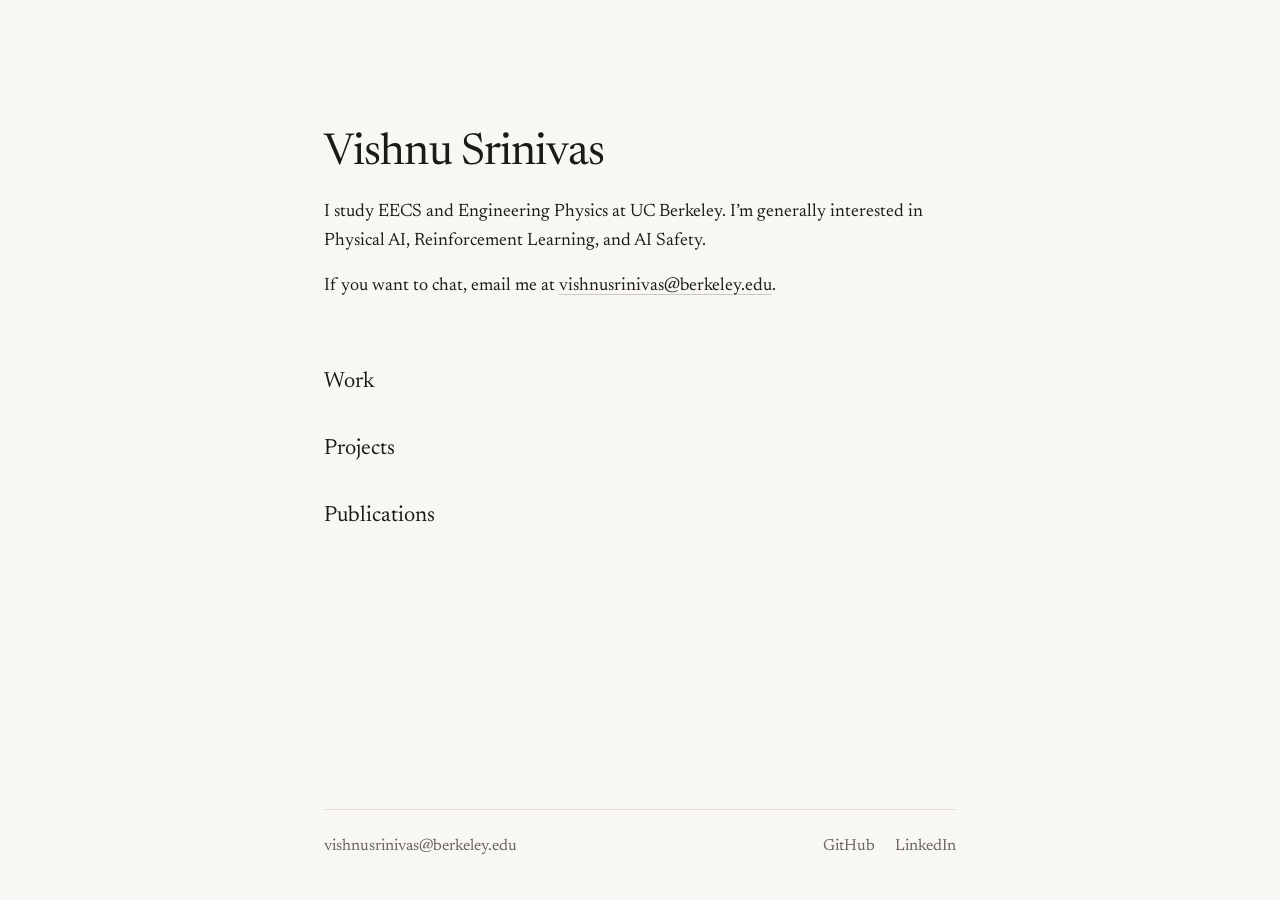
<file: index.html>
<!doctype html>
<html lang="en">
<head>
  <meta charset="utf-8">
  <meta name="viewport" content="width=device-width, initial-scale=1">
  <title>Vishnu Srinivas</title>
  <meta name="description" content="Vishnu Srinivas studies EECS and Engineering Physics at UC Berkeley, with interests in Physical AI, Reinforcement Learning, and AI Safety.">
  <meta name="theme-color" content="#f8f7f3">
  <meta name="color-scheme" content="light">
  <link rel="icon" href="favicon.svg" type="image/svg+xml">
  <link rel="preconnect" href="https://fonts.googleapis.com">
  <link rel="preconnect" href="https://fonts.gstatic.com" crossorigin>
  <link rel="stylesheet" href="https://fonts.googleapis.com/css2?family=Newsreader:ital,opsz,wght@0,6..72,200..800;1,6..72,200..800&display=swap">
  <link rel="stylesheet" href="styles.css?v=3">
</head>
<body>
  <div class="wrap">
    <main class="home">
      <h1 class="name">Vishnu Srinivas</h1>
      <div class="intro">
        <p>I study EECS and Engineering Physics at UC Berkeley. I’m generally interested in Physical AI, Reinforcement Learning, and AI Safety.</p>
        <p>If you want to chat, email me at <a href="mailto:vishnusrinivas@berkeley.edu">vishnusrinivas@berkeley.edu</a>.</p>
      </div>
      <nav class="pages" aria-label="Site">
        <a href="work.html"><span class="page">Work</span></a>
        <a href="projects.html"><span class="page">Projects</span></a>
        <a href="publications.html"><span class="page">Publications</span></a>
      </nav>
    </main>
    <footer class="foot">
      <a href="mailto:vishnusrinivas@berkeley.edu">vishnusrinivas@berkeley.edu</a>
      <span>
        <a href="https://github.com/VishnuVSrinivas">GitHub</a>
        <a href="https://www.linkedin.com/in/vishnu3srinivas/">LinkedIn</a>
      </span>
    </footer>
  </div>
</body>
</html>
</file>
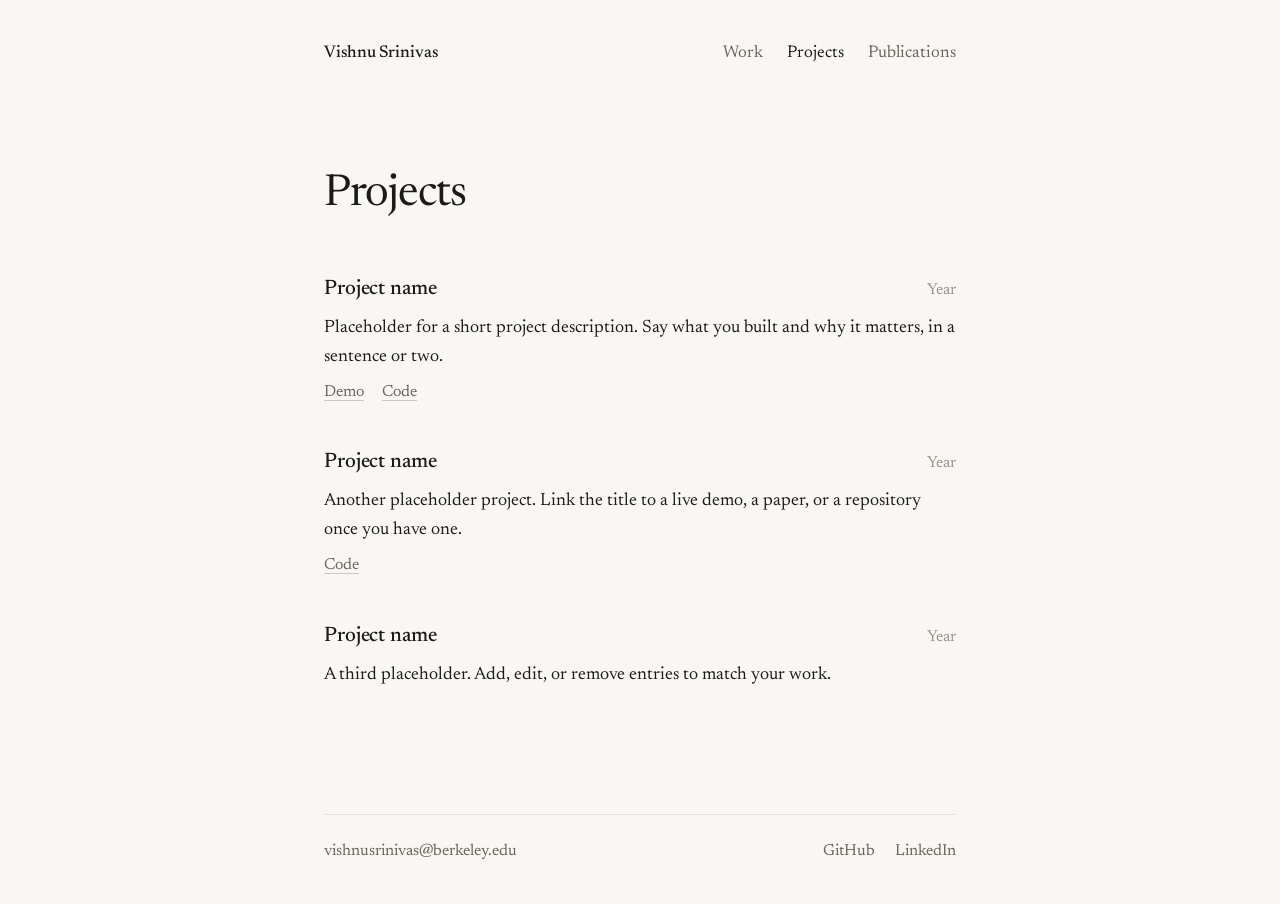
<file: projects.html>
<!doctype html>
<html lang="en">
<head>
  <meta charset="utf-8">
  <meta name="viewport" content="width=device-width, initial-scale=1">
  <title>Projects | Vishnu Srinivas</title>
  <meta name="description" content="Projects. Placeholder starter — replace this description with your own.">
  <meta name="theme-color" content="#f8f7f3">
  <meta name="color-scheme" content="light">
  <link rel="icon" href="favicon.svg" type="image/svg+xml">
  <link rel="preconnect" href="https://fonts.googleapis.com">
  <link rel="preconnect" href="https://fonts.gstatic.com" crossorigin>
  <link rel="stylesheet" href="https://fonts.googleapis.com/css2?family=Newsreader:ital,opsz,wght@0,6..72,200..800;1,6..72,200..800&display=swap">
  <link rel="stylesheet" href="styles.css?v=3">
</head>
<body>
  <div class="wrap">
    <header class="top">
      <a class="me" href="index.html">Vishnu Srinivas</a>
      <nav aria-label="Site">
        <a href="work.html">Work</a>
        <a href="projects.html" aria-current="page">Projects</a>
        <a href="publications.html">Publications</a>
      </nav>
    </header>
    <main>
      <h1 class="title">Projects</h1>
      <article class="entry">
        <div class="entry-head">
          <h2><a href="#">Project name</a></h2>
          <span class="when">Year</span>
        </div>
        <p class="desc">Placeholder for a short project description. Say what you built and why it matters, in a sentence or two.</p>
        <p class="links"><a href="#">Demo</a><a href="#">Code</a></p>
      </article>
      <article class="entry">
        <div class="entry-head">
          <h2><a href="#">Project name</a></h2>
          <span class="when">Year</span>
        </div>
        <p class="desc">Another placeholder project. Link the title to a live demo, a paper, or a repository once you have one.</p>
        <p class="links"><a href="#">Code</a></p>
      </article>
      <article class="entry">
        <div class="entry-head">
          <h2><a href="#">Project name</a></h2>
          <span class="when">Year</span>
        </div>
        <p class="desc">A third placeholder. Add, edit, or remove entries to match your work.</p>
      </article>
    </main>
    <footer class="foot">
      <a href="mailto:vishnusrinivas@berkeley.edu">vishnusrinivas@berkeley.edu</a>
      <span>
        <a href="https://github.com/VishnuVSrinivas">GitHub</a>
        <a href="https://www.linkedin.com/in/vishnu3srinivas/">LinkedIn</a>
      </span>
    </footer>
  </div>
</body>
</html>
</file>
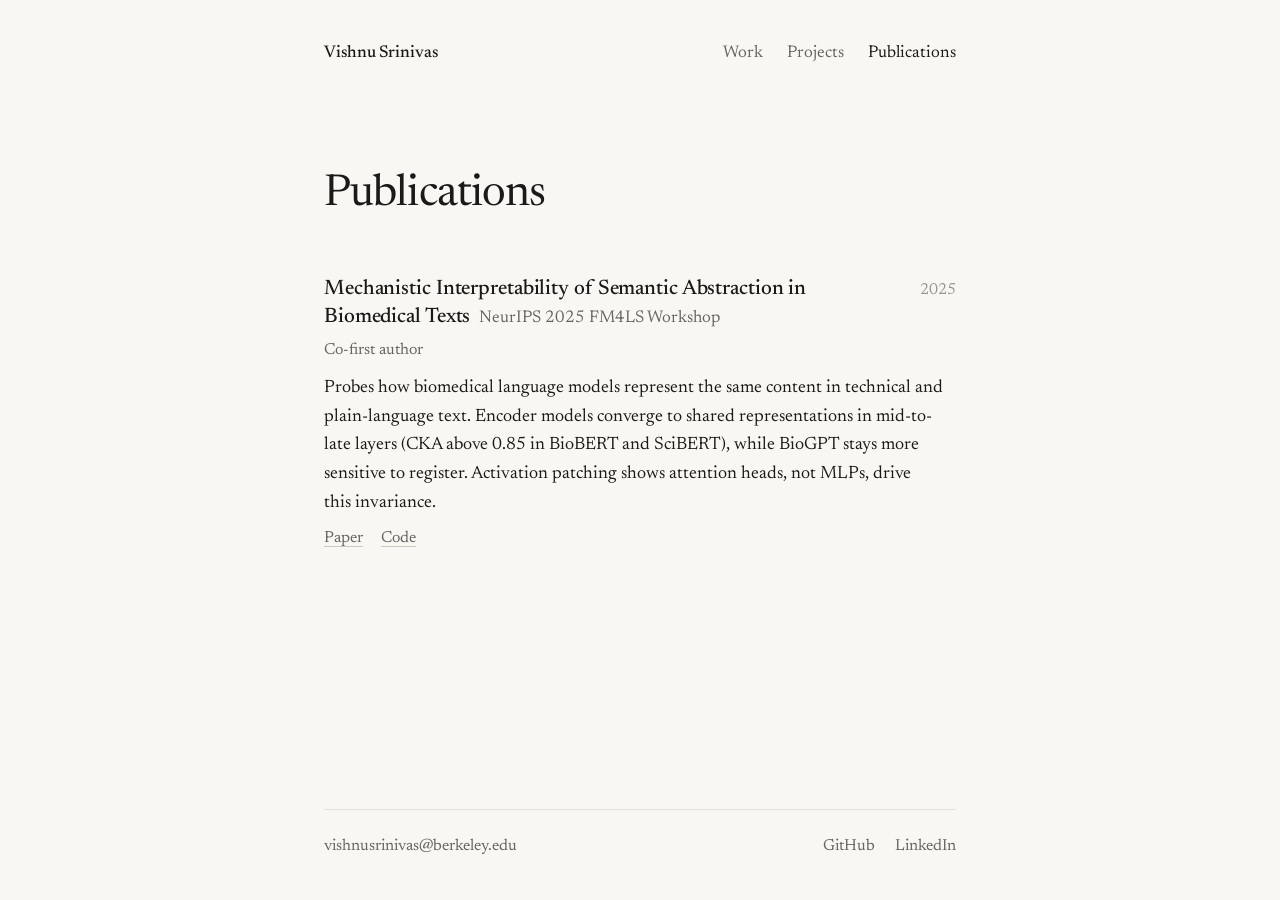
<file: publications.html>
<!doctype html>
<html lang="en">
<head>
  <meta charset="utf-8">
  <meta name="viewport" content="width=device-width, initial-scale=1">
  <title>Publications | Vishnu Srinivas</title>
  <meta name="description" content="Publications by Vishnu Srinivas, including Mechanistic Interpretability of Semantic Abstraction in Biomedical Texts at the NeurIPS 2025 FM4LS Workshop.">
  <meta name="theme-color" content="#f8f7f3">
  <meta name="color-scheme" content="light">
  <link rel="icon" href="favicon.svg" type="image/svg+xml">
  <link rel="preconnect" href="https://fonts.googleapis.com">
  <link rel="preconnect" href="https://fonts.gstatic.com" crossorigin>
  <link rel="stylesheet" href="https://fonts.googleapis.com/css2?family=Newsreader:ital,opsz,wght@0,6..72,200..800;1,6..72,200..800&display=swap">
  <link rel="stylesheet" href="styles.css?v=3">
</head>
<body>
  <div class="wrap">
    <header class="top">
      <a class="me" href="index.html">Vishnu Srinivas</a>
      <nav aria-label="Site">
        <a href="work.html">Work</a>
        <a href="projects.html">Projects</a>
        <a href="publications.html" aria-current="page">Publications</a>
      </nav>
    </header>
    <main>
      <h1 class="title">Publications</h1>
      <article class="entry">
        <div class="entry-head">
          <h2><a href="https://openreview.net/forum?id=r0rhvIa42t">Mechanistic Interpretability of Semantic Abstraction in Biomedical Texts</a> <span class="tag">NeurIPS 2025 FM4LS Workshop</span></h2>
          <span class="when">2025</span>
        </div>
        <p class="authors">Co-first author</p>
        <p class="desc">Probes how biomedical language models represent the same content in technical and plain-language text. Encoder models converge to shared representations in mid-to-late layers (CKA above 0.85 in BioBERT and SciBERT), while BioGPT stays more sensitive to register. Activation patching shows attention heads, not MLPs, drive this invariance.</p>
        <p class="links"><a href="https://openreview.net/forum?id=r0rhvIa42t">Paper</a><a href="https://github.com/ngourise/Mechanistic-Interpretability-of-Semantic-Abstraction-in-Biomedical-Texts">Code</a></p>
      </article>
    </main>
    <footer class="foot">
      <a href="mailto:vishnusrinivas@berkeley.edu">vishnusrinivas@berkeley.edu</a>
      <span>
        <a href="https://github.com/VishnuVSrinivas">GitHub</a>
        <a href="https://www.linkedin.com/in/vishnu3srinivas/">LinkedIn</a>
      </span>
    </footer>
  </div>
</body>
</html>
</file>
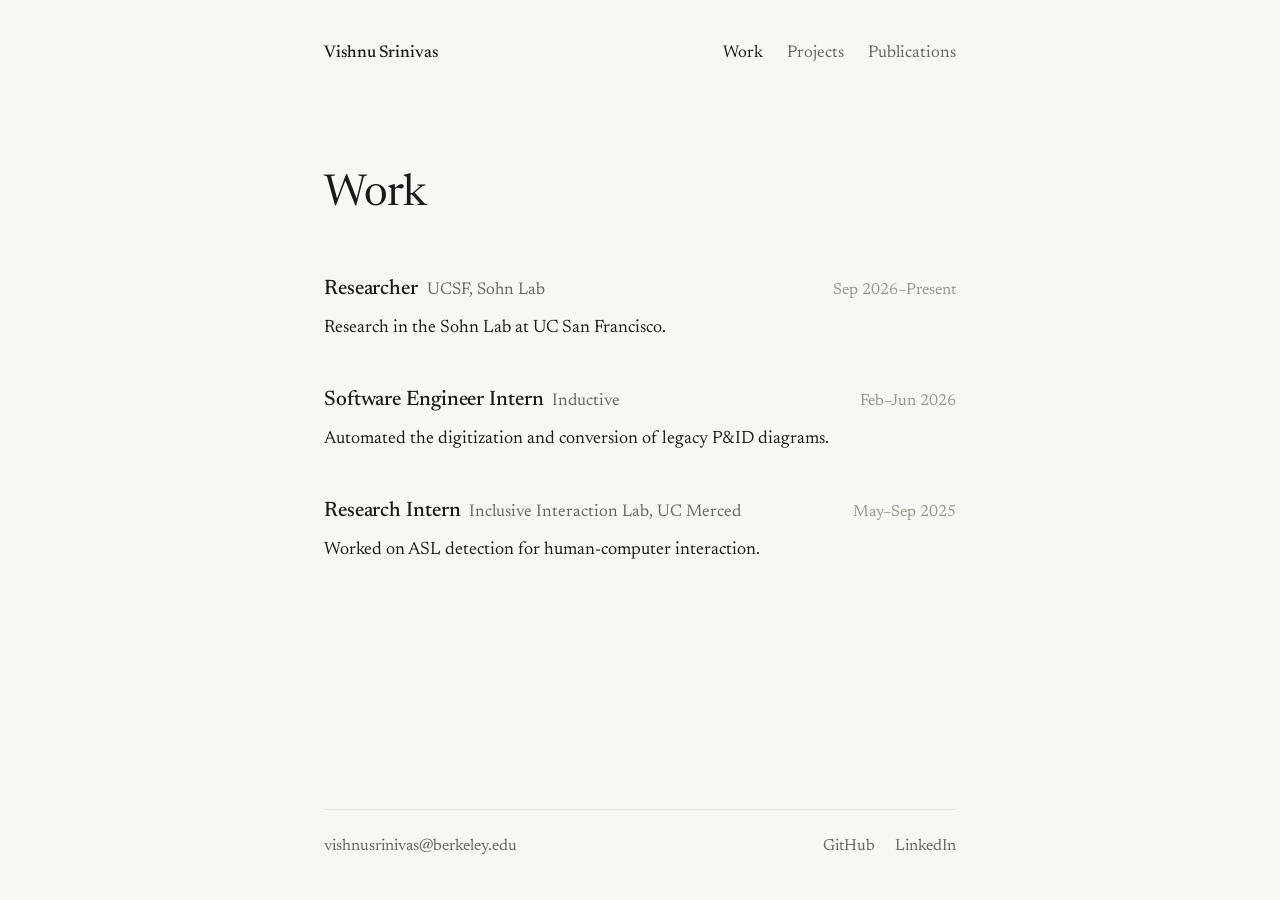
<file: work.html>
<!doctype html>
<html lang="en">
<head>
  <meta charset="utf-8">
  <meta name="viewport" content="width=device-width, initial-scale=1">
  <title>Work | Vishnu Srinivas</title>
  <meta name="description" content="Vishnu Srinivas’s work and research experience, including UCSF, Inductive, and UC Merced’s Inclusive Interaction Lab.">
  <meta name="theme-color" content="#f8f7f3">
  <meta name="color-scheme" content="light">
  <link rel="icon" href="favicon.svg" type="image/svg+xml">
  <link rel="preconnect" href="https://fonts.googleapis.com">
  <link rel="preconnect" href="https://fonts.gstatic.com" crossorigin>
  <link rel="stylesheet" href="https://fonts.googleapis.com/css2?family=Newsreader:ital,opsz,wght@0,6..72,200..800;1,6..72,200..800&display=swap">
  <link rel="stylesheet" href="styles.css?v=3">
</head>
<body>
  <div class="wrap">
    <header class="top">
      <a class="me" href="index.html">Vishnu Srinivas</a>
      <nav aria-label="Site">
        <a href="work.html" aria-current="page">Work</a>
        <a href="projects.html">Projects</a>
        <a href="publications.html">Publications</a>
      </nav>
    </header>
    <main>
      <h1 class="title">Work</h1>
      <article class="entry">
        <div class="entry-head">
          <h2>Researcher <span class="tag">UCSF, Sohn Lab</span></h2>
          <span class="when">Sep 2026–Present</span>
        </div>
        <p class="desc">Research in the Sohn Lab at UC San Francisco.</p>
      </article>
      <article class="entry">
        <div class="entry-head">
          <h2>Software Engineer Intern <span class="tag">Inductive</span></h2>
          <span class="when">Feb–Jun 2026</span>
        </div>
        <p class="desc">Automated the digitization and conversion of legacy P&amp;ID diagrams.</p>
      </article>
      <article class="entry">
        <div class="entry-head">
          <h2>Research Intern <span class="tag">Inclusive Interaction Lab, UC Merced</span></h2>
          <span class="when">May–Sep 2025</span>
        </div>
        <p class="desc">Worked on ASL detection for human-computer interaction.</p>
      </article>
    </main>
    <footer class="foot">
      <a href="mailto:vishnusrinivas@berkeley.edu">vishnusrinivas@berkeley.edu</a>
      <span>
        <a href="https://github.com/VishnuVSrinivas">GitHub</a>
        <a href="https://www.linkedin.com/in/vishnu3srinivas/">LinkedIn</a>
      </span>
    </footer>
  </div>
</body>
</html>
</file>
<file: styles.css>
:root {
  --bg: #f8f7f3;
  --fg: #1b1a18;
  --muted: #69655d;
  --faint: #9a958c;
  --rule: #e5e1d9;
  --line: #cdc8be;
  --serif: "Newsreader", ui-serif, Georgia, serif;
  --mono: ui-monospace, "SF Mono", Menlo, Consolas, monospace;
  color-scheme: light;
}

* { box-sizing: border-box; }

html {
  background: var(--bg);
  color: var(--fg);
  font-family: var(--serif);
  font-size: 18px;
  line-height: 1.6;
  font-optical-sizing: auto;
  -webkit-font-smoothing: antialiased;
  -moz-osx-font-smoothing: grayscale;
  text-rendering: optimizeLegibility;
  -webkit-text-size-adjust: 100%;
}

body { margin: 0; background: var(--bg); color: var(--fg); }
::selection { background: var(--fg); color: var(--bg); }

a {
  color: inherit;
  text-decoration: underline;
  text-decoration-color: var(--line);
  text-decoration-thickness: 1px;
  text-underline-offset: 0.22em;
  transition: text-decoration-color 0.15s, color 0.15s;
}
a:hover { text-decoration-color: currentColor; }
:focus-visible { outline: 2px solid var(--fg); outline-offset: 3px; border-radius: 2px; }

.wrap {
  max-width: 680px;
  min-height: 100vh;
  margin: 0 auto;
  padding: 40px 24px 40px;
  display: flex;
  flex-direction: column;
}
main { flex: 1; }

/* Header (inner pages) */
.top {
  display: flex;
  justify-content: space-between;
  align-items: baseline;
  gap: 24px;
  margin-bottom: 104px;
  font-size: 17px;
}
.top a { text-decoration: none; }
.top .me { font-weight: 500; letter-spacing: -0.005em; }
.top nav { display: flex; gap: 24px; }
.top nav a { color: var(--muted); }
.top nav a:hover,
.top nav a[aria-current] { color: var(--fg); }

/* Home — spacing matches svishen.dev */
.home { padding-top: 10vh; }
.name {
  margin: 0 0 20px;
  font-size: 44px;
  line-height: 1.1;
  font-weight: 400;
  letter-spacing: -0.02em;
}
.intro p,
.prose p { margin: 0 0 0.9em; text-wrap: pretty; }
.intro p:last-child,
.prose p:last-child { margin-bottom: 0; }

.pages {
  margin: 48px 0 0;
  display: flex;
  flex-direction: column;
}
.pages a {
  display: block;
  padding: 16px 0;
  text-decoration: none;
}
.page { font-size: 22px; }
.pages a:hover .page {
  text-decoration: underline;
  text-decoration-color: currentColor;
  text-decoration-thickness: 1px;
  text-underline-offset: 0.22em;
}

/* Inner page titles and lists */
.title {
  margin: 0 0 56px;
  font-size: 44px;
  line-height: 1.1;
  font-weight: 400;
  letter-spacing: -0.02em;
  text-wrap: balance;
}

.entry { margin: 0 0 44px; }
.entry-head {
  display: flex;
  justify-content: space-between;
  align-items: baseline;
  gap: 20px;
}
.entry h2 {
  margin: 0;
  font-size: 21px;
  line-height: 1.35;
  font-weight: 500;
  letter-spacing: -0.005em;
}
.entry h2 a { text-decoration: none; }
.entry h2 a:hover { text-decoration: underline; text-decoration-color: currentColor; }
.when {
  flex: none;
  color: var(--faint);
  font-size: 16px;
  font-variant-numeric: tabular-nums;
}
.tag { margin-left: 4px; color: var(--muted); font-size: 17px; font-weight: 400; letter-spacing: 0; }
.authors { margin: 6px 0 0; color: var(--muted); font-size: 16px; }
.authors strong { font-weight: 500; color: var(--fg); }
.desc { margin: 10px 0 0; text-wrap: pretty; }
.links { display: flex; gap: 18px; margin: 8px 0 0; font-size: 16px; color: var(--muted); }

/* Footer — pinned to the bottom of the viewport on short pages, like svishen */
.foot {
  display: flex;
  justify-content: space-between;
  align-items: baseline;
  gap: 16px;
  margin-top: 80px;
  padding-top: 24px;
  border-top: 1px solid var(--rule);
  color: var(--muted);
  font-size: 16px;
}
.foot a { text-decoration: none; }
.foot a:hover { color: var(--fg); }
.foot span { display: flex; gap: 20px; }

@media (max-width: 600px) {
  html { font-size: 17px; }
  .wrap { padding: 24px 20px 32px; }
  .top { margin-bottom: 72px; font-size: 16px; flex-wrap: wrap; row-gap: 10px; }
  .top nav { gap: 16px; }
  .home { padding-top: 6vh; }
  .name, .title { font-size: 34px; }
  .pages { margin-top: 36px; }
  .page { font-size: 20px; }
  .entry-head { flex-wrap: wrap; row-gap: 0; }
  .tag { display: block; margin: 0; font-size: 16px; }
  .entry h2 { font-size: 19px; }
  .foot { flex-direction: column; gap: 8px; margin-top: 72px; }
}

@media (prefers-reduced-motion: reduce) {
  a { transition: none; }
}
.authors .note { color: var(--faint); font-size: 14px; }
</file>
